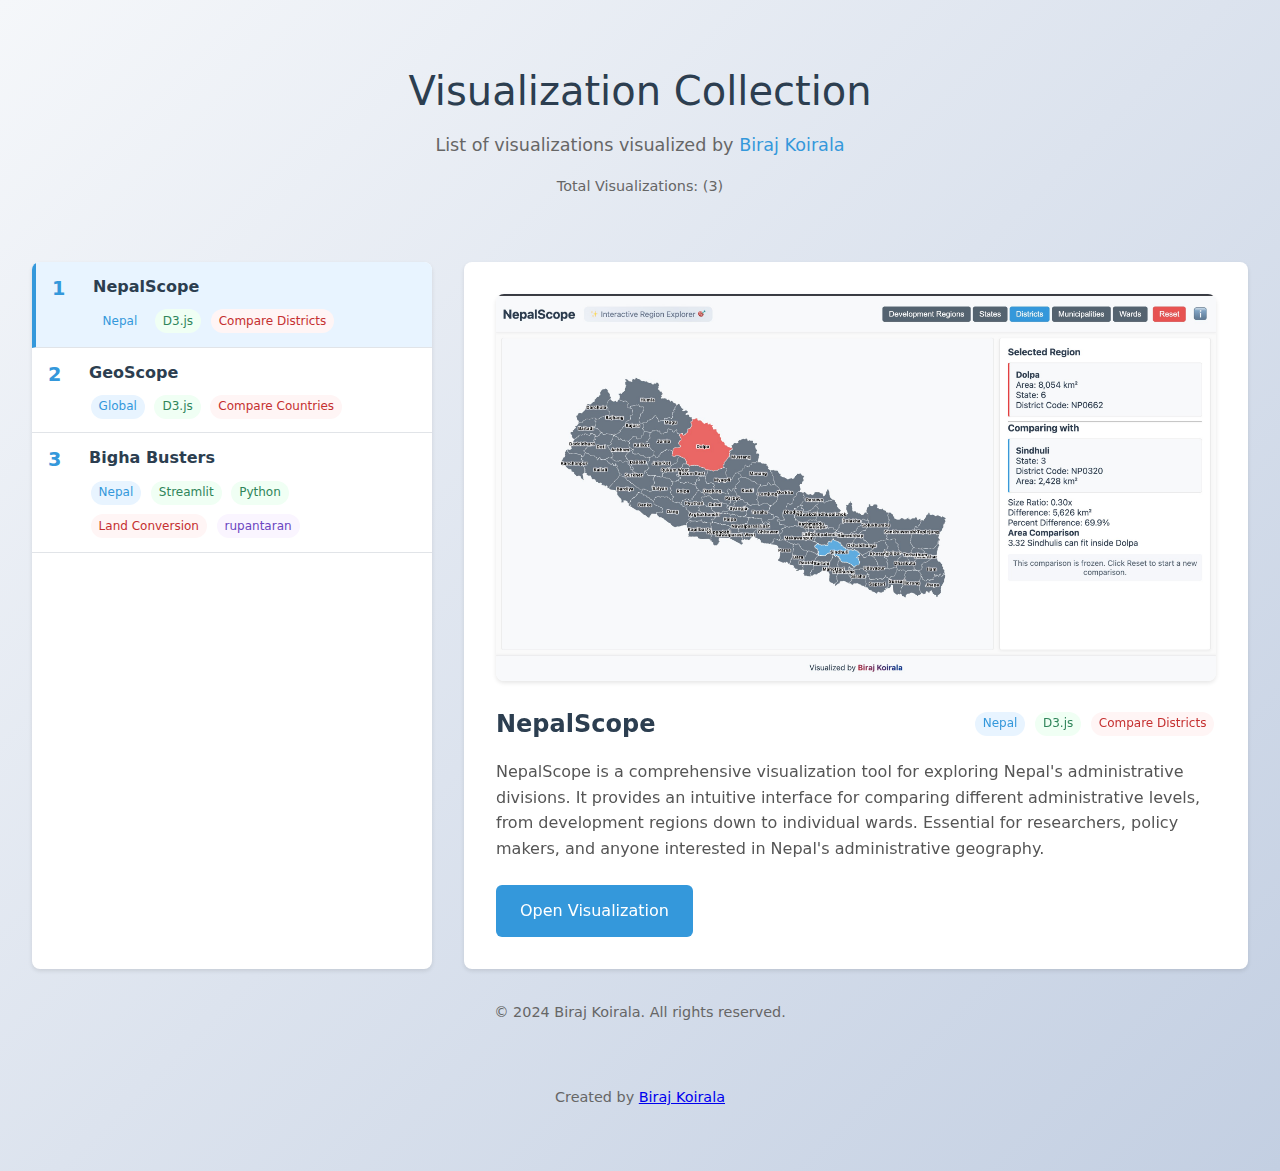
<file: index.html>
<!DOCTYPE html>
<html lang="en">
<head>
    <meta charset="UTF-8">
    <meta name="viewport" content="width=device-width, initial-scale=1.0">
    <title>Visualization Collection</title>
    <link rel="icon" type="image/png" href="favico.png">
    <style>
        :root {
            --primary-color: #2c3e50;
            --secondary-color: #3498db;
            --background-gradient: linear-gradient(135deg, #f5f7fa 0%, #c3cfe2 100%);
            --border-color: #e1e4e8;
        }

        body {
            font-family: 'Segoe UI', system-ui, -apple-system, sans-serif;
            line-height: 1.6;
            margin: 0;
            padding: 2rem;
            min-height: 100vh;
            background: var(--background-gradient);
            color: var(--primary-color);
            display: flex;
            flex-direction: column;
        }

        .container {
            max-width: 1200px;
            margin: 0 auto;
            display: grid;
            grid-template-columns: 400px 1fr;
            gap: 2rem;
            flex: 1;
        }

        .header {
            grid-column: 1 / -1;
            text-align: center;
            margin-bottom: 2rem;
        }

        h1 {
            margin-bottom: 0.5rem;
            font-weight: 300;
            font-size: 2.5rem;
            color: var(--primary-color);
        }

        .subtitle {
            color: #666;
            font-size: 1.1rem;
            margin-bottom: 1rem;
        }

        .subtitle a {
            color: var(--secondary-color);
            text-decoration: none;
        }

        .subtitle a:hover {
            text-decoration: underline;
        }

        .viz-count {
            color: #666;
            font-size: 0.9rem;
        }

        .viz-list {
            list-style: none;
            padding: 0;
            margin: 0;
            background: white;
            border-radius: 8px;
            box-shadow: 0 2px 4px rgba(0, 0, 0, 0.1);
            max-height: calc(100vh - 150px);
            overflow-y: auto;
        }

        .viz-item {
            padding: 0.75rem 1rem;
            border-bottom: 1px solid var(--border-color);
            cursor: pointer;
            transition: background-color 0.2s ease;
            display: flex;
            align-items: flex-start;
        }

        .viz-item:hover {
            background-color: #f8f9fa;
        }

        .viz-item.active {
            background-color: #e8f4ff;
            border-left: 4px solid var(--secondary-color);
        }

        .viz-number {
            font-size: 1.2rem;
            font-weight: bold;
            color: var(--secondary-color);
            margin-right: 1rem;
            min-width: 25px;
        }

        .viz-item-content {
            flex: 1;
        }

        .viz-item-title {
            font-size: 1rem;
            margin: 0 0 0.5rem;
            color: var(--primary-color);
        }

        .tags-container {
            display: flex;
            flex-wrap: wrap;
            gap: 0.4rem;
        }

        .viz-badge {
            display: inline-block;
            padding: 0.15rem 0.5rem;
            border-radius: 12px;
            font-size: 0.75rem;
            font-weight: 500;
            margin: 0.1rem;
        }

        .viz-badge.location {
            background: #e8f4ff;
            color: var(--secondary-color);
        }

        .viz-badge.tech {
            background: #f0fff4;
            color: #2f855a;
        }

        .viz-badge.feature {
            background: #fff5f5;
            color: #c53030;
        }

        .viz-badge.package {
            background: #faf5ff;
            color: #6b46c1;
        }

        .viz-badge.docs {
            background: #fffaf0;
            color: #dd6b20;
        }

        .viz-details {
            background: white;
            border-radius: 8px;
            box-shadow: 0 2px 4px rgba(0, 0, 0, 0.1);
            padding: 2rem;
            position: sticky;
            top: 2rem;
        }

        .viz-details.empty {
            display: flex;
            align-items: center;
            justify-content: center;
            min-height: 400px;
            color: #666;
            font-style: italic;
        }

        .viz-preview {
            margin-bottom: 1.5rem;
            border-radius: 8px;
            overflow: hidden;
            box-shadow: 0 2px 4px rgba(0, 0, 0, 0.1);
        }

        .viz-preview img {
            width: 100%;
            height: auto;
            display: block;
        }

        .viz-content h2 {
            margin: 0 0 1rem;
            color: var(--primary-color);
            display: flex;
            justify-content: space-between;
            align-items: center;
        }

        .viz-content p {
            color: #555;
            margin-bottom: 1.5rem;
            line-height: 1.6;
        }

        .viz-link {
            display: inline-block;
            background: var(--secondary-color);
            color: white;
            text-decoration: none;
            padding: 0.8rem 1.5rem;
            border-radius: 6px;
            transition: background-color 0.2s ease;
        }

        .viz-link:hover {
            background-color: #2980b9;
        }

        .footer {
            text-align: center;
            padding: 2rem 0 1rem;
            color: #666;
            font-size: 0.9rem;
        }

        @media (max-width: 768px) {
            .container {
                grid-template-columns: 1fr;
                padding: 1rem;
                gap: 1rem;
            }

            .viz-details {
                margin-top: 1rem;
                position: static;
                padding: 1.5rem;
            }

            body {
                padding: 1rem;
            }

            h1 {
                font-size: 2rem;
            }

            .viz-list {
                max-height: none;
                margin-bottom: 1rem;
            }
        }

        @media (max-width: 480px) {
            body {
                padding: 0.5rem;
            }

            .container {
                padding: 0.5rem;
                gap: 0.75rem;
            }

            h1 {
                font-size: 1.75rem;
            }

            .subtitle {
                font-size: 1rem;
            }

            .viz-item {
                padding: 0.5rem;
            }

            .viz-details {
                padding: 1rem;
            }

            .viz-content h2 {
                flex-direction: column;
                align-items: flex-start;
                gap: 0.5rem;
            }

            .tags-container {
                gap: 0.25rem;
            }

            .viz-badge {
                font-size: 0.7rem;
                padding: 0.1rem 0.4rem;
            }

            .viz-link {
                width: 100%;
                text-align: center;
                padding: 0.6rem 1rem;
            }
        }

        @media (min-width: 769px) and (max-width: 1024px) {
            .container {
                grid-template-columns: 300px 1fr;
                gap: 1.5rem;
            }

            .viz-details {
                padding: 1.5rem;
            }
        }

        @media (min-width: 1025px) {
            .container {
                max-width: 1400px;
            }
        }

        @media (hover: none) {
            .viz-item:hover {
                background-color: inherit;
            }
        }
    </style>
</head>
<body>
    <div class="container">
        <div class="header">
            <h1>Visualization Collection</h1>
            <div class="subtitle">List of visualizations visualized by <a href="https://birajkoirala.com.np" target="_blank">Biraj Koirala</a></div>
            <div class="viz-count">Total Visualizations: (3)</div>
        </div>
        
        <ul class="viz-list">
            <li class="viz-item active" onclick="showVizDetails('viz1')">
                <div class="viz-number">1</div>
                <div class="viz-item-content">
                    <h3 class="viz-item-title">NepalScope</h3>
                    <div class="tags-container">
                        <span class="viz-badge location">Nepal</span>
                        <span class="viz-badge tech">D3.js</span>
                        <span class="viz-badge feature">Compare Districts</span>
                    </div>
                </div>
            </li>
            <li class="viz-item" onclick="showVizDetails('viz2')">
                <div class="viz-number">2</div>
                <div class="viz-item-content">
                    <h3 class="viz-item-title">GeoScope</h3>
                    <div class="tags-container">
                        <span class="viz-badge location">Global</span>
                        <span class="viz-badge tech">D3.js</span>
                        <span class="viz-badge feature">Compare Countries</span>
                    </div>
                </div>
            </li>
            <li class="viz-item" onclick="showVizDetails('viz3')">
                <div class="viz-number">3</div>
                <div class="viz-item-content">
                    <h3 class="viz-item-title">Bigha Busters</h3>
                    <div class="tags-container">
                        <span class="viz-badge location">Nepal</span>
                        <span class="viz-badge tech">Streamlit</span>
                        <span class="viz-badge tech">Python</span>
                        <span class="viz-badge feature">Land Conversion</span>
                        <span class="viz-badge package">rupantaran</span>
                    </div>
                </div>
            </li>
        </ul>

        <div id="viz-details" class="viz-details empty">
            Select a visualization to see details
        </div>
    </div>

    <footer class="footer">
        © 2024 Biraj Koirala. All rights reserved.
    </footer>

    <div class="footer">
        <p>Created by <a href="https://birajkoirala.com.np/" target="_blank" rel="noopener noreferrer">Biraj Koirala</a></p>
    </div>
    <script src="mobile-detect.js"></script>
    <script>
        const vizData = {
            viz1: {
                title: "NepalScope",
                tags: {
                    location: ["Nepal"],
                    tech: ["D3.js"],
                    feature: ["Compare Districts"]
                },
                image: "./viz1/preview.jpg",
                summary: "NepalScope is a comprehensive visualization tool for exploring Nepal's administrative divisions. It provides an intuitive interface for comparing different administrative levels, from development regions down to individual wards. Essential for researchers, policy makers, and anyone interested in Nepal's administrative geography.",
                link: "./viz1/index.html"
            },
            viz2: {
                title: "GeoScope",
                tags: {
                    location: ["Global"],
                    tech: ["D3.js"],
                    feature: ["Compare Countries"]
                },
                image: "./viz2/preview.jpg",
                summary: "GeoScope is an interactive geographical visualization tool that brings country size comparisons to life. It allows users to select any country and instantly see how it measures up against others, making abstract area measurements tangible through direct visual comparisons. Perfect for educators, students, or anyone curious about global geography.",
                link: "./viz2/index.html"
            },
            viz3: {
                title: "Bigha Busters",
                tags: {
                    location: ["Nepal"],
                    tech: ["Streamlit", "Python"],
                    feature: ["Land Conversion"],
                    package: ["rupantaran"]
                },
                image: "./static/screenshots/bigha-busters.jpg",
                summary: "Bigha Busters is a quirky tool that converts Nepali land units into relatable real-world references. Ever wondered how many basketball courts could fit in your plot? Or if your backyard is larger than the Great Pyramid's base? This fun tool gives you intuitive comparisons, making land measurements more engaging and understandable. Built using <a href='https://github.com/biraj094/rupantaran' target='_blank'>rupantaran</a>, an open-source Python package for Nepali measurement conversions (<a href='https://rupantaran.readthedocs.io/en/latest/' target='_blank'>documentation</a>).",
                link: "https://bigha-busters.streamlit.app/"
            }
        };

        document.addEventListener('DOMContentLoaded', function() {
            showVizDetails('viz1');
        });

        function showVizDetails(vizId) {
            // Update active state in list
            document.querySelectorAll('.viz-item').forEach(item => {
                item.classList.remove('active');
            });
            document.querySelector(`.viz-item[onclick*="${vizId}"]`).classList.add('active');

            // Get viz data
            const viz = vizData[vizId];
            
            // Generate details HTML
            const detailsHtml = `
                <div class="viz-preview">
                    <img src="${viz.image}" alt="${viz.title} preview" onerror="this.src='https://via.placeholder.com/800x400?text=Preview+Coming+Soon'">
                </div>
                <div class="viz-content">
                    <h2>
                        ${viz.title}
                        <div class="tags-container">
                            ${Object.entries(viz.tags).map(([type, values]) => 
                                values.map(value => `<span class="viz-badge ${type}">${value}</span>`).join('')
                            ).join('')}
                        </div>
                    </h2>
                    <p>${viz.summary}</p>
                    <a href="${viz.link}" class="viz-link" target="_blank">Open Visualization</a>
                </div>
            `;

            // Update details container
            const detailsContainer = document.getElementById('viz-details');
            detailsContainer.classList.remove('empty');
            detailsContainer.innerHTML = detailsHtml;
        }
    </script>
</body>
</html>
</file>
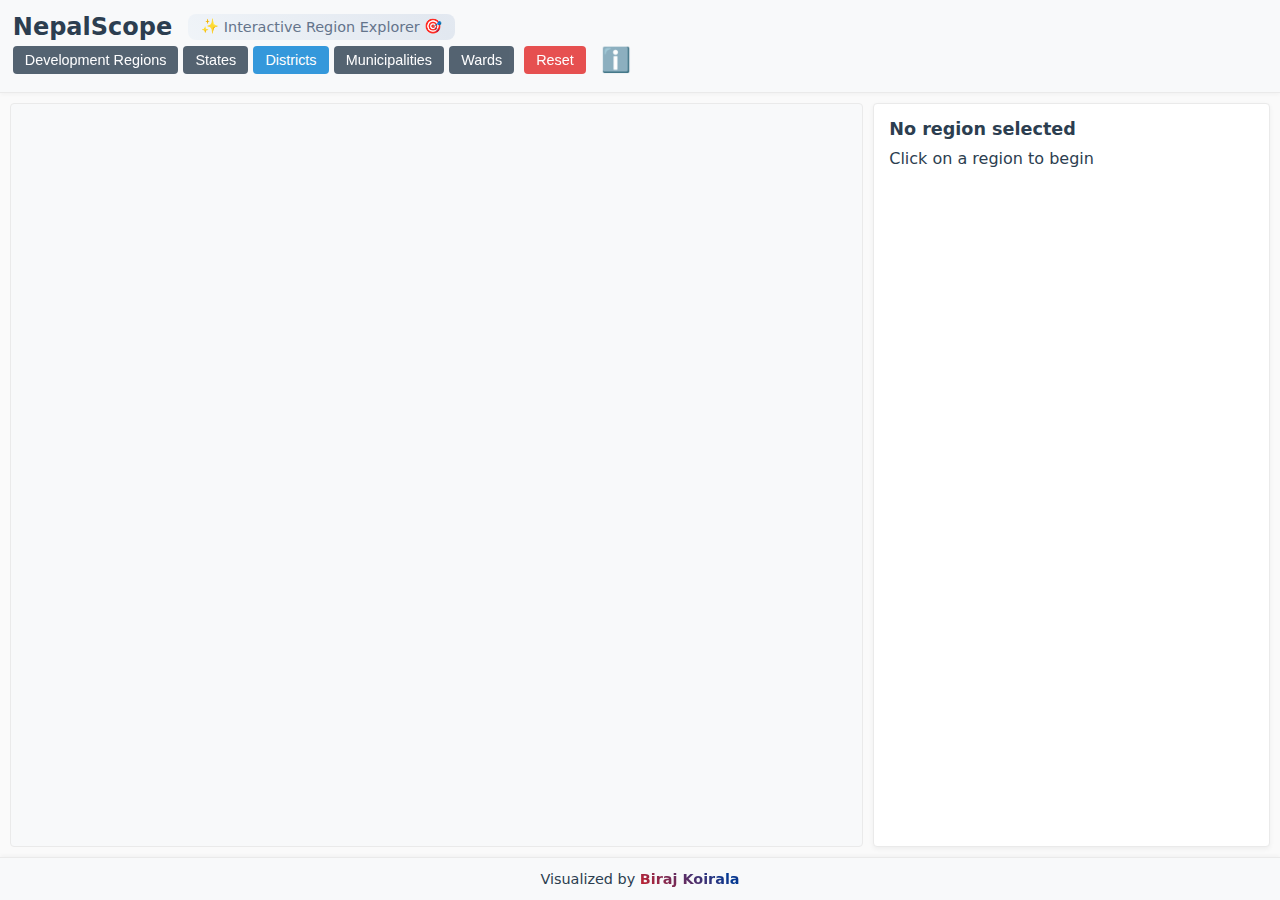
<file: viz1/index.html>
<!DOCTYPE html>
<html lang="en">
<head>
    <meta charset="UTF-8">
    <meta name="viewport" content="width=device-width, initial-scale=1.0">
    <title>NepalScope | Interactive Region Explorer</title>
    <!-- Favicon -->
    <link rel="icon" type="image/png" sizes="512x512" href="assets/nepal-512x512.png">
    <link rel="apple-touch-icon" sizes="180x180" href="assets/nepal-512x512.png">
    <link rel="shortcut icon" href="assets/nepal-512x512.png" type="image/png">
    <meta name="theme-color" content="#dc143c">
    <link rel="stylesheet" href="style.css">
    <script>
        // Function to check if the device is mobile
        function isMobileDevice() {
            return /Android|webOS|iPhone|iPad|iPod|BlackBerry|IEMobile|Opera Mini/i.test(navigator.userAgent) || 
                   (window.innerWidth <= 768 && 'ontouchstart' in window && !/Windows NT|Macintosh|Linux/i.test(navigator.userAgent));
        }

        // Function to create and show mobile notice
        function handleMobileNotice() {
            if (!isMobileDevice()) return;

            const notice = document.createElement('div');
            notice.id = 'mobileNotice';
            notice.style.cssText = `
                position: fixed;
                top: 0;
                left: 0;
                right: 0;
                background: #2c3e50;
                color: white;
                padding: 10px 15px;
                text-align: center;
                font-size: 14px;
                z-index: 1000;
                display: flex;
                justify-content: center;
                align-items: center;
                gap: 10px;
            `;
            
            notice.innerHTML = `
                <span>📱 For the best experience, please use a desktop browser</span>
                <button onclick="this.parentElement.remove()" style="
                    background: none;
                    border: none;
                    color: white;
                    cursor: pointer;
                    padding: 0 5px;
                    font-size: 16px;
                ">×</button>
            `;
            
            document.body.prepend(notice);
        }

        // Initialize when DOM is loaded
        document.addEventListener('DOMContentLoaded', handleMobileNotice);
    </script>
</head>
<body>
    <div class="container">
        <header>
            <div class="title-container">
                <h1 class="main-title">NepalScope</h1>
                <p class="subtitle">Interactive Region Explorer</p>
            </div>
            <div class="controls">
                <div class="layer-buttons">
                    <button class="layer-button" data-layer="development-regions">Development Regions</button>
                    <button class="layer-button" data-layer="states">States</button>
                    <button class="layer-button active" data-layer="districts">Districts</button>
                    <button class="layer-button" data-layer="municipalities">Municipalities</button>
                    <button class="layer-button" data-layer="wards">Wards</button>
                </div>
                <button id="resetMap" class="reset-button">Reset</button>
                <button id="infoButton" class="info-button" aria-label="Information">ℹ️</button>
            </div>
        </header>

        <main>
            <svg aria-label="Interactive map of Nepal regions"></svg>
            <div id="legend" role="complementary" aria-label="Region information">
                <h3>No region selected</h3>
                <p>Click on a region to begin</p>
            </div>
        </main>

        <footer>
            <p>Visualized by <a href="https://birajkoirala.com.np/" target="_blank" rel="noopener noreferrer">Biraj Koirala</a></p>
        </footer>

        <!-- Modal -->
        <div id="instructionModal" class="modal" role="dialog" aria-labelledby="modalTitle">
            <div class="modal-content">
                <button class="close-button" aria-label="Close modal" type="button">&times;</button>
                <h2 id="modalTitle">How to Use</h2>
                <div class="instruction-steps">
                    <div class="step mb-2">
                        <h3>Basic Controls</h3>
                        <ul>
                            <li>Click a region to select it</li>
                            <li>Hover over other regions to compare</li>
                            <li>Click while hovering to freeze comparison</li>
                            <li>Use Reset to start over</li>
                        </ul>
                    </div>
                    <div class="step">
                        <h3>Layer Selection</h3>
                        <p>Use the buttons above to switch between different administrative divisions of Nepal</p>
                    </div>
                </div>
            </div>
        </div>
    </div>

    <script src="https://d3js.org/d3.v7.min.js"></script>
    <script src="script.js"></script>
</body>
</html>
</file>
<file: viz1/style.css>
/* Variables */
:root {
    --primary-color: #2c3e50;
    --secondary-color: #3498db;
    --accent-color: #e53e3e;
    --background-color: #fafafa;
    --text-color: #2c3e50;
    --border-color: #eaeaea;
    --hover-opacity: 0.8;
    --frozen-opacity: 0.8;
    --transition-speed: 0.2s;
    --header-height: auto;
    --footer-height: 3rem;
}

/* Reset and Base Styles */
* {
    margin: 0;
    padding: 0;
    box-sizing: border-box;
}

@keyframes subtle-rainbow {
    0% { background-position: 0% 50%; }
    50% { background-position: 100% 50%; }
    100% { background-position: 0% 50%; }
}

@keyframes gentle-rotate {
    from { transform: rotate(0deg); }
    to { transform: rotate(360deg); }
}

body {
    display: flex;
    flex-direction: column;
    min-height: 100vh;
    font-family: system-ui, -apple-system, sans-serif;
    background: var(--background-color);
    color: var(--text-color);
    height: 100vh;
    width: 100vw;
    position: relative;
}

.container {
    display: flex;
    flex-direction: column;
    height: 100vh;
    width: 100vw;
}

/* Layout Components */
header {
    background: #f8f9fa;
    padding: 0.8rem;
    text-align: center;
    border-bottom: 1px solid var(--border-color);
    box-shadow: 0 2px 4px rgba(0,0,0,0.03);
    width: 100%;
    z-index: 10;
}

.title-container {
    margin: 0;
    display: flex;
    align-items: center;
    gap: 1rem;
    flex-wrap: wrap;
}

.main-title {
    font-size: 1.5rem;
    color: var(--text-color);
    margin: 0;
    display: flex;
    align-items: center;
    gap: 0.5rem;
} RR

.rotating-icon {
    display: inline-block;
    animation: gentle-rotate 20s linear infinite;
}

.subtitle {
    font-size: 0.9rem;
    color: #64748b;
    margin: 0;
    padding: 0.3rem 0.8rem;
    border-radius: 8px;
    background: linear-gradient(45deg, #f1f5f9, #e2e8f0, #f1f5f9);
    background-size: 200% 200%;
    animation: subtle-rainbow 10s ease infinite;
    display: flex;
    align-items: center;
    gap: 0.3rem;
}

.subtitle::before {
    content: "✨";
    animation: bounce 1s ease infinite;
}

.subtitle::after {
    content: "🎯";
    animation: bounce 1s ease infinite 0.5s;
}

@keyframes bounce {
    0%, 100% { transform: translateY(0); }
    50% { transform: translateY(-2px); }
}

.rainbow-text {
    display: flex;
    flex-direction: column;
    align-items: center;
    gap: 5px;
}

.rainbow-text .title {
    display: flex;
    align-items: center;
    gap: 10px;
    font-size: 1.3rem;
    background: linear-gradient(
        45deg,
        #e41f1f 0%,
        #003893 25%,
        #e41f1f 50%,
        #003893 75%,
        #e41f1f 100%
    );
    background-size: 200% 200%;
    background-clip: text;
    -webkit-background-clip: text;
    -webkit-text-fill-color: transparent;
    animation: rainbow 8s ease-in-out infinite;
}

.rainbow-text .subtitle {
    font-size: 0.9rem;
    opacity: 0.9;
    background: linear-gradient(
        45deg,
        #e41f1f 0%,
        #003893 25%,
        #e41f1f 50%,
        #003893 75%,
        #e41f1f 100%
    );
    background-size: 200% 200%;
    background-clip: text;
    -webkit-background-clip: text;
    -webkit-text-fill-color: transparent;
    animation: rainbow 8s ease-in-out infinite;
}

.rotating-globe {
    display: inline-block;
    animation: rotate 4s linear infinite;
    font-size: 1.2rem;
}

main {
    flex: 1;
    display: flex;
    padding: 10px;
    gap: 10px;
    min-height: 0; /* Important for Firefox */
}

svg {
    flex: 7;
    background: #f8f9fa;
    border: 1px solid var(--border-color);
    border-radius: 4px;
    min-height: 0; /* Important for Firefox */
    width: 100%;
    height: 100%;
}

.district {
    fill: var(--primary-color);
    stroke: #fff;
    stroke-width: 0.5px;
    transition: all var(--transition-speed) ease;
    opacity: 0.7;
    cursor: pointer;
}

.district:hover {
    opacity: var(--hover-opacity);
}

.district[style*="pointer-events: none"] {
    cursor: default !important;
}

.selected-district {
    fill: var(--accent-color) !important;
    opacity: var(--frozen-opacity) !important;
    stroke: #fff;
    stroke-width: 1px;
}

.hover-district {
    fill: var(--secondary-color) !important;
    opacity: var(--frozen-opacity) !important;
    stroke: #fff;
    stroke-width: 1px;
}

.hover-district.paused {
    fill: var(--secondary-color) !important;
    opacity: 0.9 !important;
    stroke: #000;
    stroke-width: 2px;
    cursor: default;
}

.district.paused {
    cursor: default;
}

.hover-text {
    fill: black;
    text-anchor: middle;
    dominant-baseline: middle;
    font-size: 14px;
    font-weight: bold;
    pointer-events: none;
}

.equivalent-area {
    fill: rgba(0, 150, 255, 0.5);
    stroke: #000;
    stroke-width: 1px;
    pointer-events: none;
}

#legend {
    flex: 3;
    padding: 15px;
    background: #ffffff;
    border: 1px solid var(--border-color);
    border-radius: 4px;
    box-shadow: 0 2px 5px rgba(0,0,0,0.05);
    overflow-y: auto;
    min-width: 250px;
}

#legend h3 {
    color: var(--text-color);
    margin-bottom: 10px;
    font-size: 1.1rem;
}

#legend .region-card {
    padding: 12px;
    border-radius: 4px;
    background: #f8f9fa;
    margin: 8px 0;
    border: 1px solid var(--border-color);
}

#legend .selected-card {
    border-left: 3px solid var(--accent-color);
}

#legend .hover-card {
    border-left: 3px solid var(--secondary-color);
}

#legend .frozen-comparison {
    background: #f8f9fa;
    padding: 8px;
    margin-top: 12px;
    border-radius: 4px;
    border: 1px solid var(--border-color);
}

#legend .frozen-note {
    color: var(--text-color);
    opacity: 0.8;
    font-size: 0.9rem;
    padding: 8px;
    margin-top: 12px;
    background: #f1f5f9;
    border-radius: 4px;
    text-align: center;
}

footer {
    background: #f8f9fa;
    color: var(--text-color);
    text-align: center;
    padding: 0.8rem;
    font-size: 0.9rem;
    border-top: 1px solid var(--border-color);
    box-shadow: 0 -2px 4px rgba(0,0,0,0.03);
    width: 100%;
    z-index: 10;
}

footer .footer-text {
    background: linear-gradient(
        45deg,
        #2c3e50,
        #3498db,
        #2c3e50
    );
    background-size: 200% 200%;
    background-clip: text;
    -webkit-background-clip: text;
    -webkit-text-fill-color: transparent;
    animation: rainbow 8s ease infinite;
    font-weight: 500;
}

footer a {
    color: #3498db;
    text-decoration: none;
    transition: color 0.2s;
    font-weight: bold;
    background: linear-gradient(
        45deg,
        #e41f1f,
        #003893,
        #e41f1f
    );
    background-size: 200% 200%;
    background-clip: text;
    -webkit-background-clip: text;
    -webkit-text-fill-color: transparent;
    animation: rainbow 8s ease infinite;
}

footer a:hover {
    opacity: 0.8;
    text-decoration: none;
}

.reset-button {
    padding: 6px 12px;
    background-color: var(--accent-color);
    color: white;
    border: none;
    border-radius: 4px;
    cursor: pointer;
    transition: all var(--transition-speed);
    font-size: 0.9rem;
    opacity: 0.9;
}

.reset-button:hover {
    opacity: 1;
    transform: translateY(-1px);
}

.controls {
    display: flex;
    gap: 10px;
    align-items: center;
}

.layer-button {
    padding: 6px 12px;
    background-color: var(--primary-color);
    color: white;
    border: none;
    border-radius: 4px;
    cursor: pointer;
    transition: all var(--transition-speed);
    font-size: 0.9rem;
    opacity: 0.8;
}

.layer-button:hover {
    opacity: 1;
    transform: translateY(-1px);
}

.layer-button.active {
    background-color: var(--secondary-color);
    opacity: 1;
}

@media (max-width: 768px) {
    main {
        flex-direction: column;
        padding: 5px;
    }
    
    svg {
        flex: 6;
        width: 100%;
    }
    
    #legend {
        flex: 4;
        width: 100%;
        min-width: unset;
    }
}

/* Info Button Styles */
.info-button {
    background: none;
    border: none;
    font-size: 1.5rem;
    cursor: pointer;
    padding: 5px;
    border-radius: 50%;
    transition: transform 0.2s ease;
    display: flex;
    align-items: center;
    justify-content: center;
    z-index: 1000;
}

.info-button:hover {
    transform: scale(1.1);
}

/* Modal Styles */
.modal {
    display: none;
    position: fixed;
    z-index: 1000;
    left: 0;
    top: 0;
    width: 100%;
    height: 100%;
    background-color: rgba(0, 0, 0, 0.5);
    backdrop-filter: blur(3px);
}

.modal-content {
    background-color: #ffffff;
    margin: 5% auto;
    padding: 25px;
    border-radius: 12px;
    width: 80%;
    max-width: 600px;
    box-shadow: 0 4px 20px rgba(0,0,0,0.1);
    position: relative;
}

.close-button {
    position: absolute;
    right: 15px;
    top: 15px;
    width: 32px;
    height: 32px;
    background: #f8f9fa;
    border: 1px solid rgba(0,0,0,0.1);
    border-radius: 50%;
    cursor: pointer;
    display: flex;
    align-items: center;
    justify-content: center;
    font-size: 20px;
    color: #666;
    transition: all 0.2s ease;
    padding: 0;
    line-height: 1;
}

.close-button:hover {
    background-color: #e9ecef;
    color: #000;
    transform: scale(1.1);
}

.instruction-steps {
    margin-top: 20px;
}

.step {
    background: white;
    padding: 15px;
    margin: 10px 0;
    border-radius: 8px;
    border: 1px solid #eaeaea;
    transition: transform 0.2s;
}

.step:hover {
    transform: translateX(5px);
}

.step h3 {
    color: #2c3e50;
    margin-bottom: 8px;
    display: flex;
    align-items: center;
    gap: 8px;
}

.step p {
    color: #666;
    line-height: 1.5;
    margin: 5px 0;
}

/* Mobile responsiveness for modal */
@media (max-width: 768px) {
    .modal-content {
        margin: 10% auto;
        width: 90%;
        padding: 20px;
    }
    
    .close-button {
        width: 28px;
        height: 28px;
        font-size: 18px;
        right: 10px;
        top: 10px;
    }
}

/* Utility Classes */
.text-center { text-align: center; }
.mb-1 { margin-bottom: 0.5rem; }
.mb-2 { margin-bottom: 1rem; }
.hidden { display: none; }

/* Mobile Notice Modal Styles */
.modal {
    display: none;
    position: fixed;
    z-index: 1000;
    left: 0;
    top: 0;
    width: 100%;
    height: 100%;
    background-color: rgba(0, 0, 0, 0.5);
}

.modal-content {
    background-color: #fefefe;
    margin: 15% auto;
    padding: 20px;
    border: 1px solid #888;
    width: 80%;
    max-width: 500px;
    border-radius: 8px;
    position: relative;
}

.close-button {
    position: absolute;
    right: 10px;
    top: 10px;
    font-size: 24px;
    font-weight: bold;
    cursor: pointer;
    background: none;
    border: none;
    padding: 0 5px;
}

.close-button:hover {
    color: var(--accent-color);
}

.mobile-notice {
    margin-top: 20px;
}

.mobile-notice p {
    margin-bottom: 15px;
    line-height: 1.5;
}

#mobileNoticeTitle {
    margin-top: 0;
    padding-right: 30px;
}
</file>
